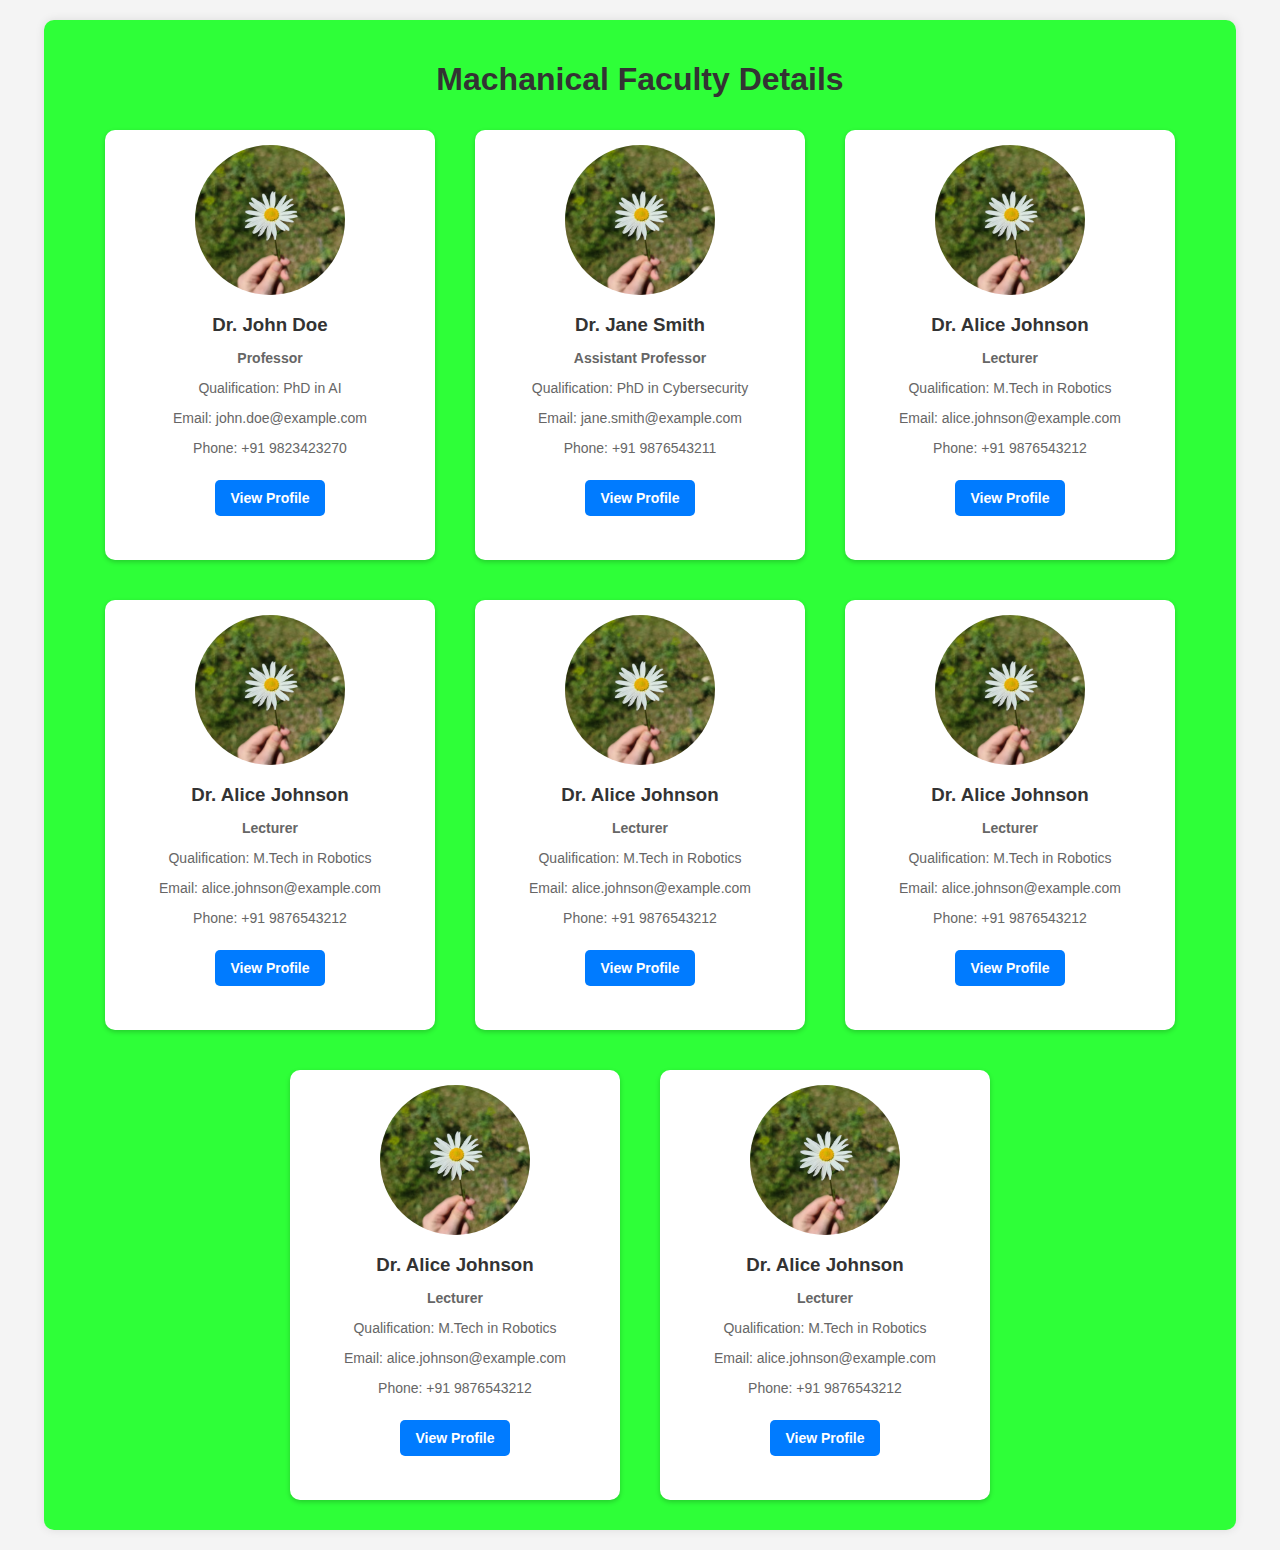
<file: index.html>
<!DOCTYPE html>
<html lang="en">
<head>
    <meta charset="UTF-8">
    <meta name="viewport" content="width=device-width, initial-scale=1.0">
    <title>Faculty Details</title>
    <link rel="stylesheet" href="styles.css">
</head>
<body>

    <div class="container">
        <h1><b>Machanical Faculty Details</b></h1>
        <div id="faculty-list" class="faculty-list"></div>
    </div>

    <script src="script.js"></script>
</body>
</html>
</file>
<file: styles.css>
body {
    font-family: Arial, sans-serif;
    margin: 0;
    padding: 0;
    background-color: #f4f4f4;
    text-align: center;
}

.container {
    max-width: 90%;
    margin: 20px auto;
    background: #2eff38;
    padding: 20px;
    border-radius: 10px;
    box-shadow: 0 0 10px rgba(0, 0, 0, 0.1);
}

h1 {
    color: #333;
    font-weight: bold;
}

.faculty-list {
    display: flex;
    flex-wrap: wrap;
    justify-content: center;
    gap: 20px;
}

.faculty-card {
    background: #fff;
    padding: 15px;
    margin: 10px;
    width: 300px;
    height: 400px;
    border-radius: 10px;
    box-shadow: 0 2px 5px rgba(0, 0, 0, 0.2);
    text-align: center;
}

.faculty-card img {
    width: 150px;
    height: 150px;
    border-radius: 50%;
    object-fit: cover;
    margin-bottom: 10px;
}

.faculty-card h3 {
    margin: 5px 0;
    color: #333;
}

.faculty-card p {
    font-size: 14px;
    color: #666;
}

.faculty-card .email {
    color: inherit; /* Keeps text color same as the surrounding text */
    text-decoration: none; /* Removes underline */
    font-weight: normal; /* Keeps normal font weight */
}

.faculty-card a:hover {
    background: #0056b3;
}
.view-profile-btn {
    display: inline-block;
    margin-top: 10px;
    padding: 10px 15px;
    background-color: #007BFF;
    color: white;
    border: none;
    border-radius: 5px;
    font-size: 14px;
    font-weight: bold;
    cursor: pointer;
    text-decoration: none;
}

.view-profile-btn:hover {
    background-color: #0056b3;
}



@media (max-width: 768px) {
    .faculty-list {
        flex-direction: column;
        align-items: center;
    }

    .faculty-card {
        width: 90%; /* Make cards take most of the screen width */
        height: auto;
    }

    .faculty-card img {
        width: 120px;
        height: 120px;
    }
}

/* Make the profile page text size responsive */
@media (max-width: 600px) {
    .profile-container {
        width: 95%;
        padding: 15px;
    }

    .faculty-profile img {
        width: 120px;
        height: 120px;
    }

    .back-btn {
        font-size: 12px;
        padding: 8px 12px;
    }
}
</file>
